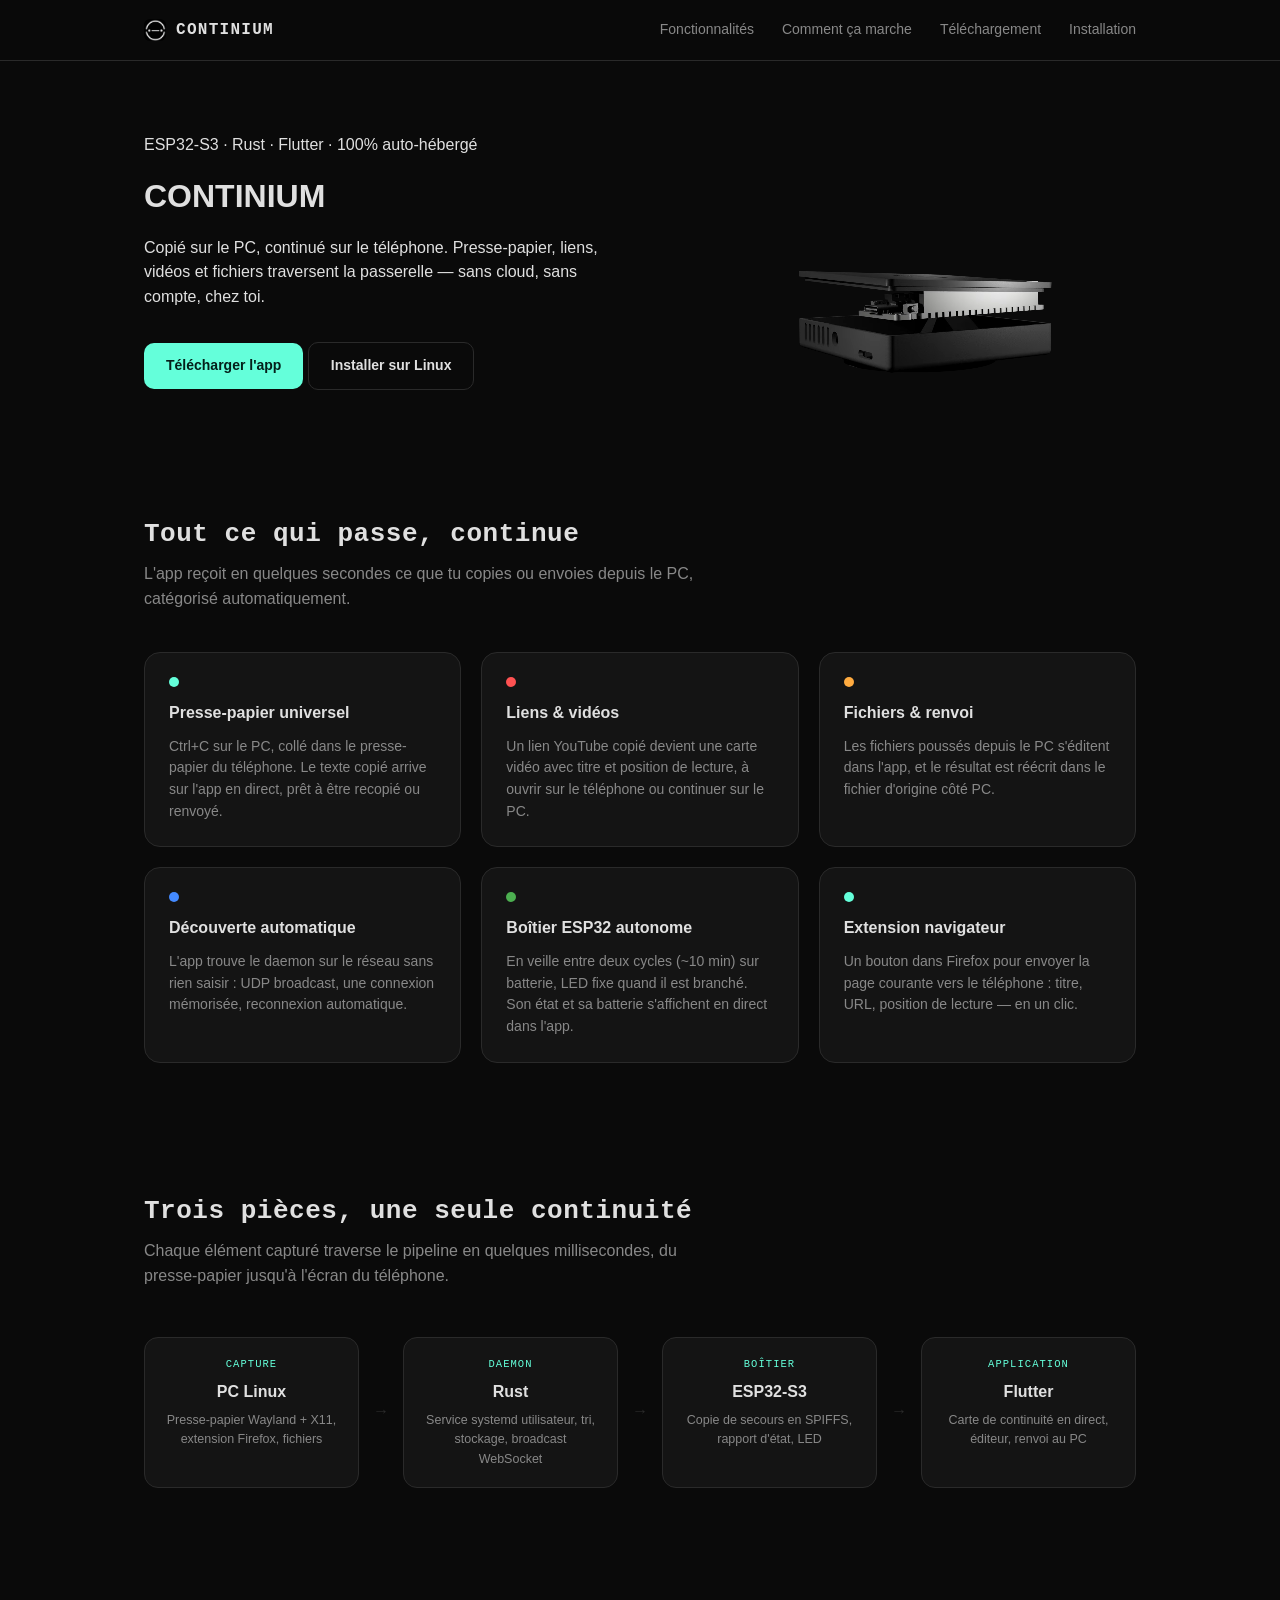
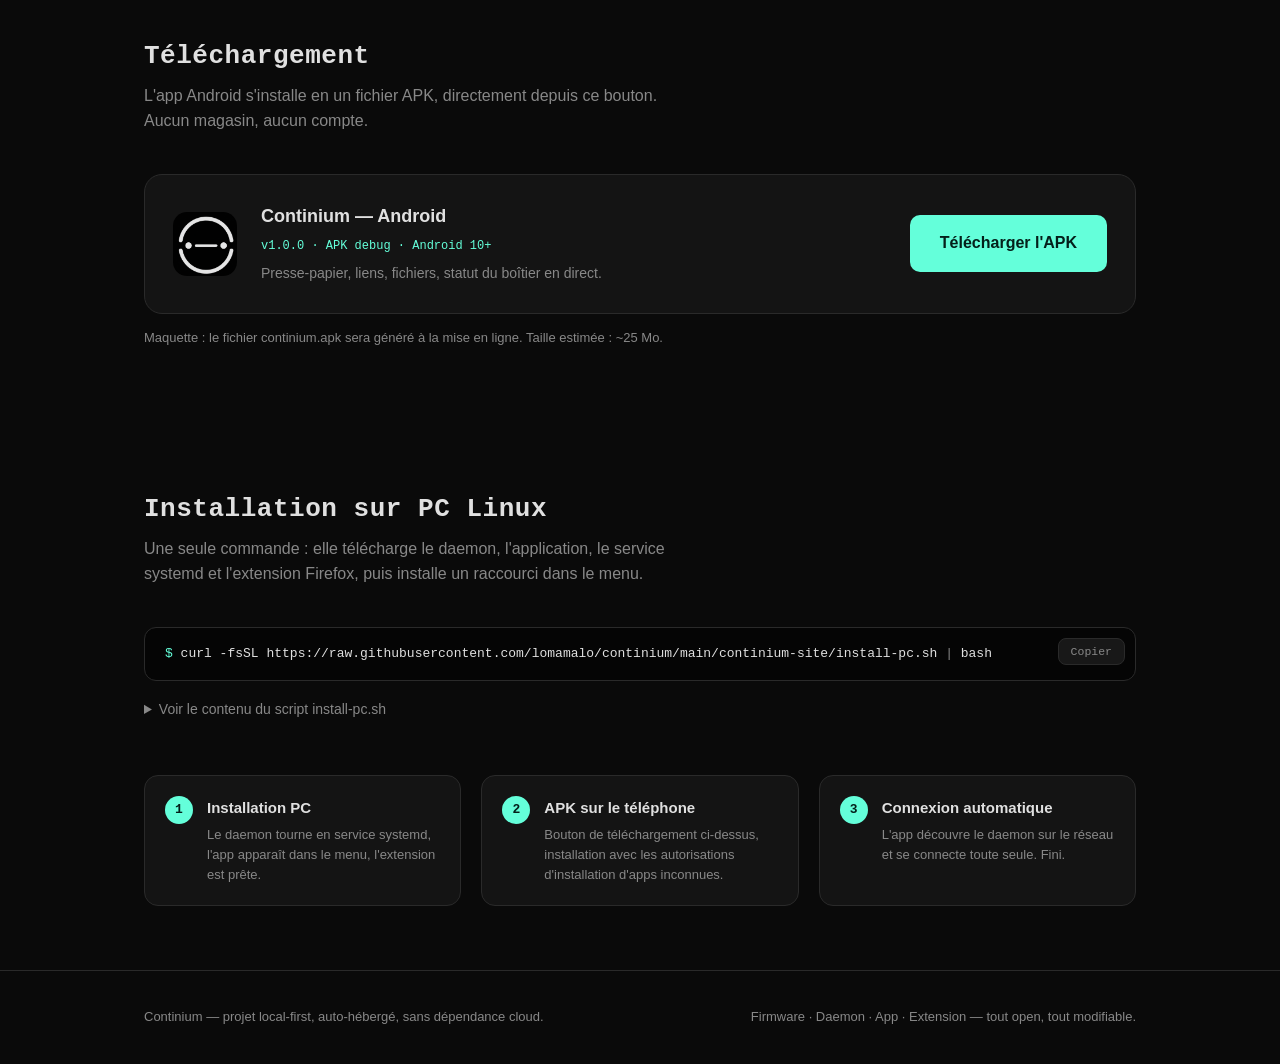
<file: continium-site/index.html>
<!DOCTYPE html>
<html lang="fr">
<head>
<meta charset="UTF-8">
<meta name="viewport" content="width=device-width, initial-scale=1.0">
<title>Continium — La continuité PC ⇄ téléphone</title>
<link rel="stylesheet" href="style.css">
</head>
<body>

<nav>
  <div class="wrap">
    <div class="brand">
      <img src="assets/continium.png" alt="Continium" class="logo">
      CONTINIUM
    </div>
    <div class="links" id="navLinks">
      <a href="#fonctionnalites">Fonctionnalités</a>
      <a href="#comment-ca-marche">Comment ça marche</a>
      <a href="#telechargement">Téléchargement</a>
      <a href="#installation">Installation</a>
    </div>
    <button class="nav-toggle" id="navToggle" aria-label="Menu" aria-expanded="false">
      <span></span><span></span><span></span>
    </button>
  </div>
</nav>

<header class="hero">
  <div class="wrap hero-grid">
    <div class="hero-text">
      <div class="eyebrow">ESP32-S3 · Rust · Flutter · 100% auto-hébergé</div>
      <h1 class="title">CONTINIUM</h1>
      <p class="tagline">
        Copié sur le PC, continué sur le téléphone. Presse-papier, liens,
        vidéos et fichiers traversent la passerelle — sans cloud, sans
        compte, chez toi.
      </p>
      <div class="cta-row">
        <a class="btn btn-primary" href="#telechargement">Télécharger l'app</a>
        <a class="btn btn-secondary" href="#installation">Installer sur Linux</a>
      </div>
    </div>
    <div class="hero-media">
      <video autoplay muted loop playsinline preload="metadata">
        <source src="assets/continium-hero.webm" type="video/webm">
        <p>Ta navigation ne supporte pas la vidéo — <a href="assets/continium-hero.webm" download>télécharge la démo</a>.</p>
      </video>
    </div>
  </div>
</header>

<section id="fonctionnalites">
  <div class="wrap">
    <h2>Tout ce qui passe, continue</h2>
    <p class="section-sub">
      L'app reçoit en quelques secondes ce que tu copies ou envoies depuis
      le PC, catégorisé automatiquement.
    </p>
    <div class="grid3">
      <div class="card">
        <div class="dot" style="background:var(--accent)"></div>
        <h3>Presse-papier universel</h3>
        <p>Ctrl+C sur le PC, collé dans le presse-papier du téléphone. Le texte copié arrive sur l'app en direct, prêt à être recopié ou renvoyé.</p>
      </div>
      <div class="card">
        <div class="dot" style="background:#FF5252"></div>
        <h3>Liens &amp; vidéos</h3>
        <p>Un lien YouTube copié devient une carte vidéo avec titre et position de lecture, à ouvrir sur le téléphone ou continuer sur le PC.</p>
      </div>
      <div class="card">
        <div class="dot" style="background:var(--amber)"></div>
        <h3>Fichiers &amp; renvoi</h3>
        <p>Les fichiers poussés depuis le PC s'éditent dans l'app, et le résultat est réécrit dans le fichier d'origine côté PC.</p>
      </div>
      <div class="card">
        <div class="dot" style="background:var(--blue)"></div>
        <h3>Découverte automatique</h3>
        <p>L'app trouve le daemon sur le réseau sans rien saisir : UDP broadcast, une connexion mémorisée, reconnexion automatique.</p>
      </div>
      <div class="card">
        <div class="dot" style="background:var(--green)"></div>
        <h3>Boîtier ESP32 autonome</h3>
        <p>En veille entre deux cycles (~10 min) sur batterie, LED fixe quand il est branché. Son état et sa batterie s'affichent en direct dans l'app.</p>
      </div>
      <div class="card">
        <div class="dot" style="background:var(--accent)"></div>
        <h3>Extension navigateur</h3>
        <p>Un bouton dans Firefox pour envoyer la page courante vers le téléphone : titre, URL, position de lecture — en un clic.</p>
      </div>
    </div>
  </div>
</section>

<section id="comment-ca-marche">
  <div class="wrap">
    <h2>Trois pièces, une seule continuité</h2>
    <p class="section-sub">
      Chaque élément capturé traverse le pipeline en quelques millisecondes,
      du presse-papier jusqu'à l'écran du téléphone.
    </p>
    <div class="pipeline">
      <div class="pipe-node">
        <div class="tag">Capture</div>
        <div class="name">PC Linux</div>
        <div class="desc">Presse-papier Wayland + X11, extension Firefox, fichiers</div>
      </div>
      <div class="pipe-arrow">&#8594;</div>
      <div class="pipe-node">
        <div class="tag">Daemon</div>
        <div class="name">Rust</div>
        <div class="desc">Service systemd utilisateur, tri, stockage, broadcast WebSocket</div>
      </div>
      <div class="pipe-arrow">&#8594;</div>
      <div class="pipe-node">
        <div class="tag">Boîtier</div>
        <div class="name">ESP32-S3</div>
        <div class="desc">Copie de secours en SPIFFS, rapport d'état, LED</div>
      </div>
      <div class="pipe-arrow">&#8594;</div>
      <div class="pipe-node">
        <div class="tag">Application</div>
        <div class="name">Flutter</div>
        <div class="desc">Carte de continuité en direct, éditeur, renvoi au PC</div>
      </div>
    </div>
  </div>
</section>

<section id="telechargement">
  <div class="wrap">
    <h2>Téléchargement</h2>
    <p class="section-sub">
      L'app Android s'installe en un fichier APK, directement depuis ce
      bouton. Aucun magasin, aucun compte.
    </p>
    <div class="dl-card">
      <img src="assets/continium.png" alt="Continium" class="dl-logo">
      <div class="dl-info">
        <h3>Continium — Android</h3>
        <p class="dl-meta">v1.0.0 · APK debug · Android 10+</p>
        <p class="dl-desc">Presse-papier, liens, fichiers, statut du boîtier en direct.</p>
      </div>
      <a class="btn btn-primary btn-lg" href="https://github.com/lomamalo/continium/releases/latest/download/continium.apk" id="apkBtn">
        Télécharger l'APK
      </a>
    </div>
    <p class="dl-note">
      Maquette : le fichier <span class="muted">continium.apk</span> sera
      généré à la mise en ligne. Taille estimée : ~25 Mo.
    </p>
  </div>
</section>

<section id="installation">
  <div class="wrap">
    <h2>Installation sur PC Linux</h2>
    <p class="section-sub">
      Une seule commande : elle télécharge le daemon, l'application, le
      service systemd et l'extension Firefox, puis installe un raccourci
      dans le menu.
    </p>

    <div class="code-block">
      <span class="prompt">$</span> curl -fsSL https://raw.githubusercontent.com/lomamalo/continium/main/continium-site/install-pc.sh <span class="muted">|</span> bash
      <button class="copy-btn" id="copyOneLiner" title="Copier">Copier</button>
    </div>

    <details class="script-details">
      <summary>Voir le contenu du script <span class="muted">install-pc.sh</span></summary>
      <pre class="code-block pre"><span class="muted">#!/usr/bin/env bash</span>
<span class="muted"># Continium — installateur PC : daemon + app + extension + service</span>
set -euo pipefail
BASE="https://github.com/lomamalo/continium/releases/latest/download"
BIN_DIR="$HOME/.local/bin"
APP_DIR="$HOME/.local/share/continium"
SERVICE_DIR="$HOME/.config/systemd/user"
EXT_DIR="$HOME/.local/share/passerelle-extension"

<span class="muted"># 1. Daemon Rust (service systemd utilisateur)</span>
curl -fsSL "$BASE/passerelle-daemon" -o "$BIN_DIR/passerelle-daemon"
chmod +x "$BIN_DIR/passerelle-daemon"
<span class="muted"># ... service systemd genere puis active :
# systemctl --user enable --now passerelle-daemon</span>

<span class="muted"># 2. App Linux (AppImage, si presente dans la release)</span>
curl -fsSL "$BASE/continium.AppImage" -o "$APP_DIR/continium.AppImage" \
  || echo "(aucune AppImage, on continue sans)"

<span class="muted"># 3. Extension Firefox (installation manuelle en un clic)</span>
curl -fsSL "$BASE/passerelle.xpi" -o "$EXT_DIR/passerelle.xpi"

<span class="muted"># 4. Entree de menu + demarrage automatique</span>
<span class="muted">#    (generes dans le script complet, voir le fichier installe :</span>
<span class="muted">#     cat "$HOME/.local/share/continium/../..." — le script complet est</span>
<span class="muted">#     sur GitHub : lomamalo/continium -> continium-site/install-pc.sh)</span>
loginctl enable-linger "$USER" 2&gt;/dev/null <span class="muted">|| true</span>

echo "==&gt; Continium installé. Lance :  continium"</pre>
    </details>

    <div class="steps">
      <div class="step">
        <div class="step-num">1</div>
        <div>
          <h4>Installation PC</h4>
          <p>Le daemon tourne en service systemd, l'app apparaît dans le menu, l'extension est prête.</p>
        </div>
      </div>
      <div class="step">
        <div class="step-num">2</div>
        <div>
          <h4>APK sur le téléphone</h4>
          <p>Bouton de téléchargement ci-dessus, installation avec les autorisations d'installation d'apps inconnues.</p>
        </div>
      </div>
      <div class="step">
        <div class="step-num">3</div>
        <div>
          <h4>Connexion automatique</h4>
          <p>L'app découvre le daemon sur le réseau et se connecte toute seule. Fini.</p>
        </div>
      </div>
    </div>
  </div>
</section>

<footer>
  <div class="wrap">
    <span>Continium — projet local-first, auto-hébergé, sans dépendance cloud.</span>
    <span>Firmware · Daemon · App · Extension — tout open, tout modifiable.</span>
  </div>
</footer>

<script src="app.js"></script>
</body>
</html>
</file>
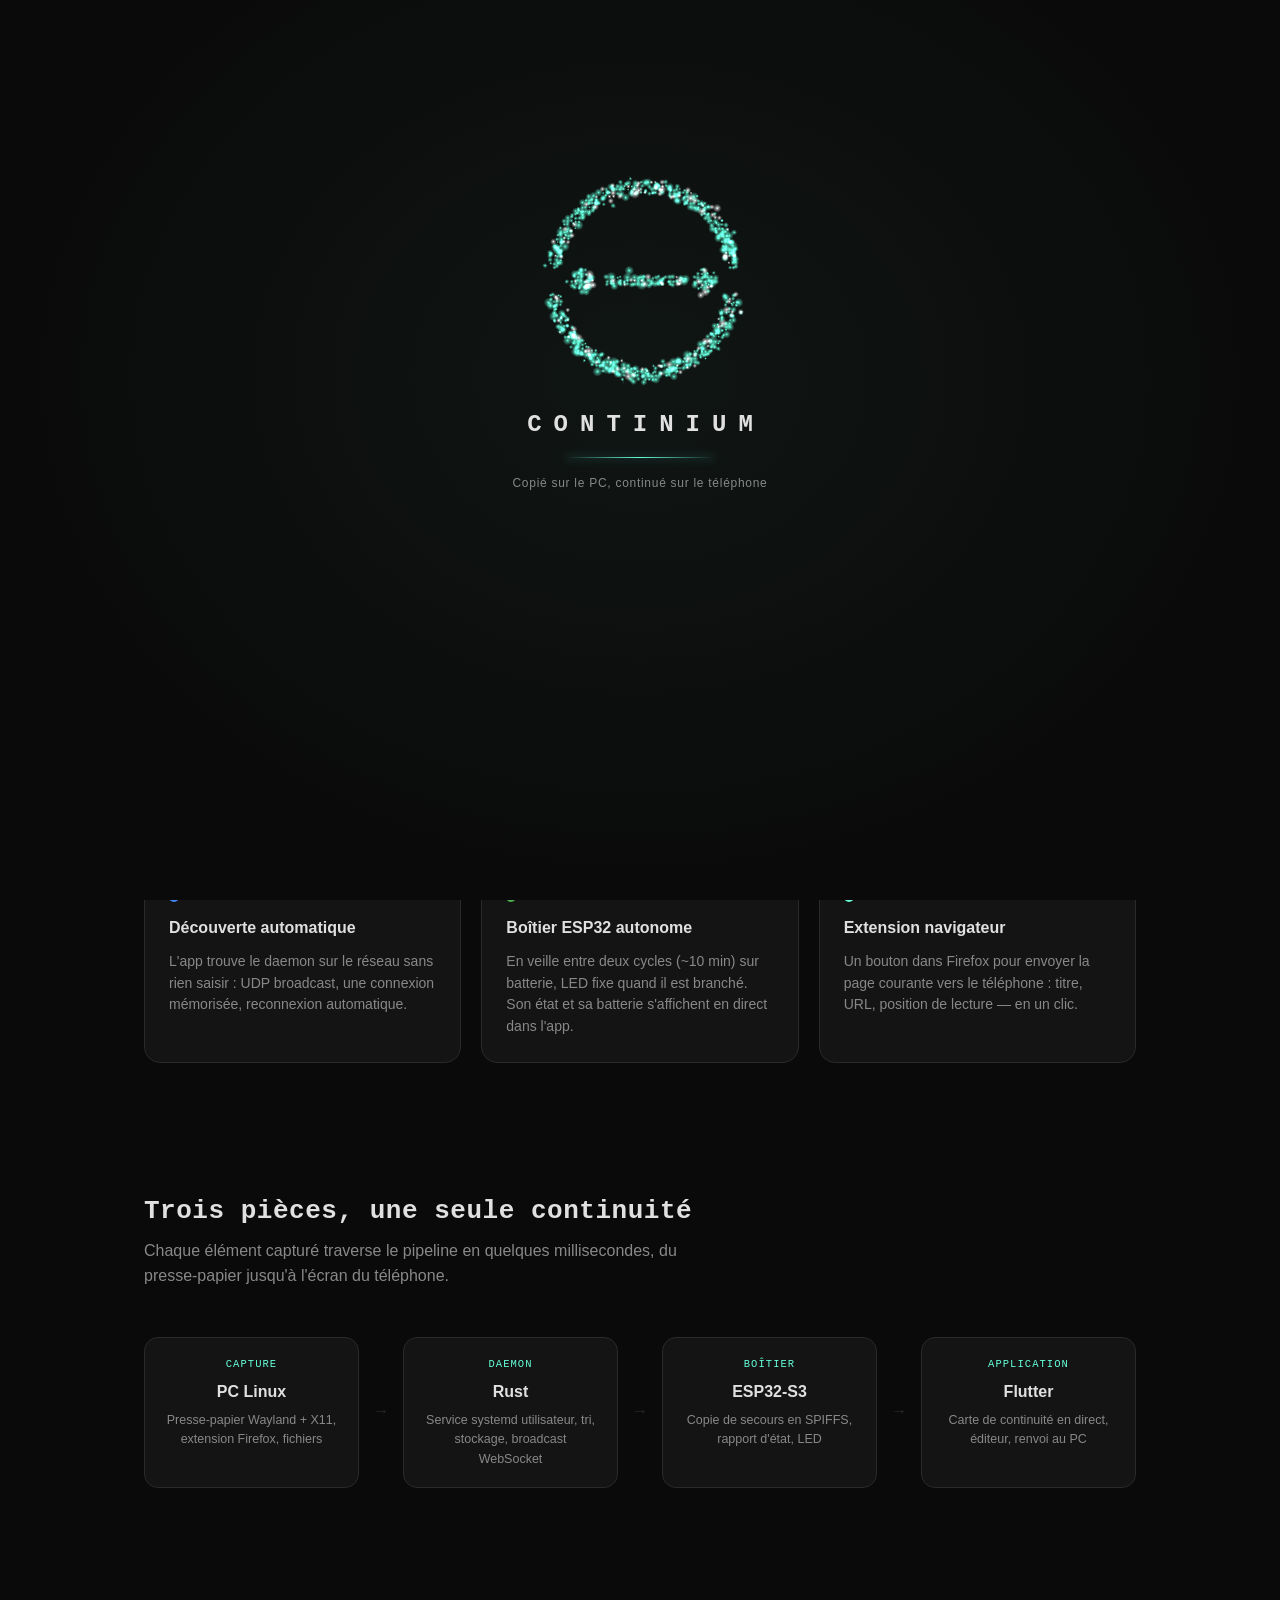
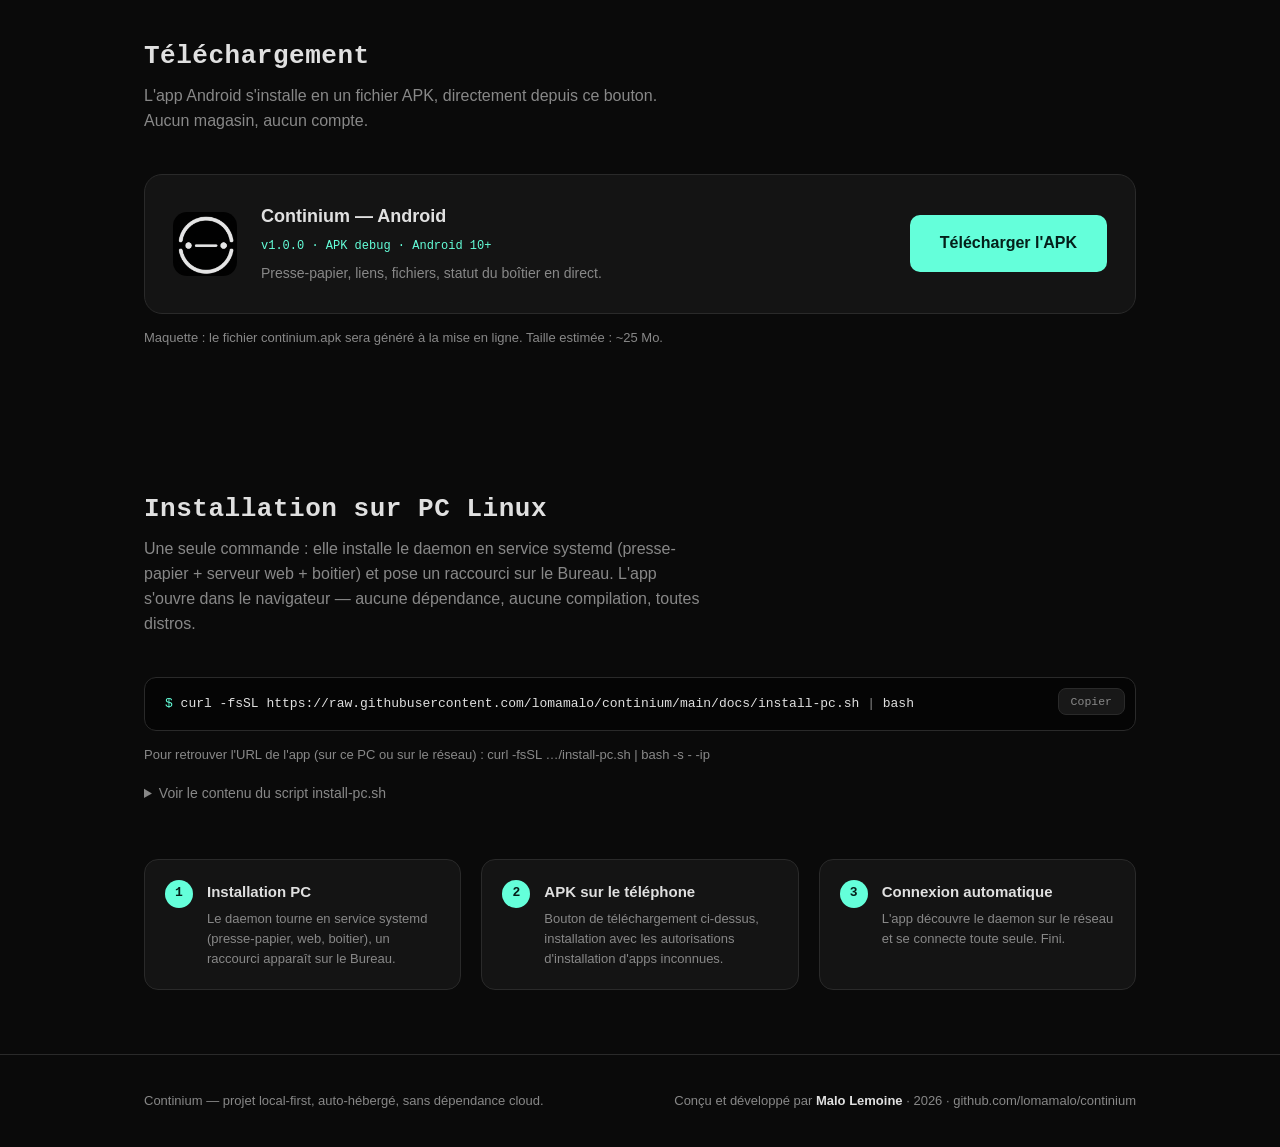
<file: docs/index.html>
<!DOCTYPE html>
<html lang="fr">
<head>
<meta charset="UTF-8">
<meta name="viewport" content="width=device-width, initial-scale=1.0">
<title>Continium — La continuité PC ⇄ téléphone</title>
<link rel="stylesheet" href="style.css">
</head>
<body>

<!-- Chargement : des particules convergent, dessinent le logo, puis explosent -->
<div id="loader" class="loader" aria-hidden="true">
  <canvas id="loaderCanvas"></canvas>
  <div class="loader-text">
    <div class="loader-word">CONTINIUM</div>
    <div class="loader-rule"></div>
    <div class="loader-sub">Copié sur le PC, continué sur le téléphone</div>
  </div>
</div>

<nav>
  <div class="wrap">
    <div class="brand">
      <img src="assets/continium.png" alt="Continium" class="logo">
      CONTINIUM
    </div>
    <div class="links" id="navLinks">
      <a href="#fonctionnalites">Fonctionnalités</a>
      <a href="#comment-ca-marche">Comment ça marche</a>
      <a href="#telechargement">Téléchargement</a>
      <a href="#installation">Installation</a>
      <a class="gh-link" href="https://github.com/lomamalo/continium" target="_blank" rel="noopener">
        <svg viewBox="0 0 16 16" width="15" height="15" aria-hidden="true"><path fill="currentColor" d="M8 0C3.58 0 0 3.58 0 8c0 3.54 2.29 6.53 5.47 7.59.4.07.55-.17.55-.38 0-.19-.01-.82-.01-1.49-2.01.37-2.53-.49-2.69-.94-.09-.23-.48-.94-.82-1.13-.28-.15-.68-.52-.01-.53.63-.01 1.08.58 1.23.82.72 1.21 1.87.87 2.33.66.07-.52.28-.87.51-1.07-1.78-.2-3.64-.89-3.64-3.95 0-.87.31-1.59.82-2.15-.08-.2-.36-1.02.08-2.12 0 0 .67-.21 2.2.82.64-.18 1.32-.27 2-.27s1.36.09 2 .27c1.53-1.04 2.2-.82 2.2-.82.44 1.1.16 1.92.08 2.12.51.56.82 1.27.82 2.15 0 3.07-1.87 3.75-3.65 3.95.29.25.54.73.54 1.48 0 1.07-.01 1.93-.01 2.2 0 .21.15.46.55.38A8.01 8.01 0 0 0 16 8c0-4.42-3.58-8-8-8z"/></svg>
        GitHub
      </a>
    </div>
    <button class="nav-toggle" id="navToggle" aria-label="Menu" aria-expanded="false">
      <span></span><span></span><span></span>
    </button>
  </div>
</nav>

<header class="hero">
  <div class="wrap hero-grid">
    <div class="hero-text">
      <div class="eyebrow">ESP32-S3 · Rust · Flutter · 100% auto-hébergé</div>
      <h1 class="title">CONTINIUM</h1>
      <p class="tagline">
        Copié sur le PC, continué sur le téléphone. Presse-papier, liens,
        vidéos et fichiers traversent la passerelle — sans cloud, sans
        compte, chez toi.
      </p>
      <div class="cta-row">
        <a class="btn btn-primary" href="#telechargement">Télécharger l'app</a>
        <a class="btn btn-secondary" href="#installation">Installer sur Linux</a>
      </div>
    </div>
    <div class="hero-media">
      <video autoplay muted loop playsinline preload="metadata">
        <source src="assets/continium-hero.webm" type="video/webm">
        <p>Ta navigation ne supporte pas la vidéo — <a href="assets/continium-hero.webm" download>télécharge la démo</a>.</p>
      </video>
    </div>
  </div>
</header>

<section id="fonctionnalites">
  <div class="wrap">
    <h2>Tout ce qui passe, continue</h2>
    <p class="section-sub">
      L'app reçoit en quelques secondes ce que tu copies ou envoies depuis
      le PC, catégorisé automatiquement.
    </p>
    <div class="grid3">
      <div class="card">
        <div class="dot" style="background:var(--accent)"></div>
        <h3>Presse-papier universel</h3>
        <p>Ctrl+C sur le PC, collé dans le presse-papier du téléphone. Le texte copié arrive sur l'app en direct, prêt à être recopié ou renvoyé.</p>
      </div>
      <div class="card">
        <div class="dot" style="background:#FF5252"></div>
        <h3>Liens &amp; vidéos</h3>
        <p>Un lien YouTube copié devient une carte vidéo avec titre et position de lecture, à ouvrir sur le téléphone ou continuer sur le PC.</p>
      </div>
      <div class="card">
        <div class="dot" style="background:var(--amber)"></div>
        <h3>Fichiers &amp; renvoi</h3>
        <p>Les fichiers poussés depuis le PC s'éditent dans l'app, et le résultat est réécrit dans le fichier d'origine côté PC.</p>
      </div>
      <div class="card">
        <div class="dot" style="background:var(--blue)"></div>
        <h3>Découverte automatique</h3>
        <p>L'app trouve le daemon sur le réseau sans rien saisir : UDP broadcast, une connexion mémorisée, reconnexion automatique.</p>
      </div>
      <div class="card">
        <div class="dot" style="background:var(--green)"></div>
        <h3>Boîtier ESP32 autonome</h3>
        <p>En veille entre deux cycles (~10 min) sur batterie, LED fixe quand il est branché. Son état et sa batterie s'affichent en direct dans l'app.</p>
      </div>
      <div class="card">
        <div class="dot" style="background:var(--accent)"></div>
        <h3>Extension navigateur</h3>
        <p>Un bouton dans Firefox pour envoyer la page courante vers le téléphone : titre, URL, position de lecture — en un clic.</p>
      </div>
    </div>
  </div>
</section>

<section id="comment-ca-marche">
  <div class="wrap">
    <h2>Trois pièces, une seule continuité</h2>
    <p class="section-sub">
      Chaque élément capturé traverse le pipeline en quelques millisecondes,
      du presse-papier jusqu'à l'écran du téléphone.
    </p>
    <div class="pipeline">
      <div class="pipe-node">
        <div class="tag">Capture</div>
        <div class="name">PC Linux</div>
        <div class="desc">Presse-papier Wayland + X11, extension Firefox, fichiers</div>
      </div>
      <div class="pipe-arrow">&#8594;</div>
      <div class="pipe-node">
        <div class="tag">Daemon</div>
        <div class="name">Rust</div>
        <div class="desc">Service systemd utilisateur, tri, stockage, broadcast WebSocket</div>
      </div>
      <div class="pipe-arrow">&#8594;</div>
      <div class="pipe-node">
        <div class="tag">Boîtier</div>
        <div class="name">ESP32-S3</div>
        <div class="desc">Copie de secours en SPIFFS, rapport d'état, LED</div>
      </div>
      <div class="pipe-arrow">&#8594;</div>
      <div class="pipe-node">
        <div class="tag">Application</div>
        <div class="name">Flutter</div>
        <div class="desc">Carte de continuité en direct, éditeur, renvoi au PC</div>
      </div>
    </div>
  </div>
</section>

<section id="telechargement">
  <div class="wrap">
    <h2>Téléchargement</h2>
    <p class="section-sub">
      L'app Android s'installe en un fichier APK, directement depuis ce
      bouton. Aucun magasin, aucun compte.
    </p>
    <div class="dl-card">
      <img src="assets/continium.png" alt="Continium" class="dl-logo">
      <div class="dl-info">
        <h3>Continium — Android</h3>
        <p class="dl-meta">v1.0.0 · APK debug · Android 10+</p>
        <p class="dl-desc">Presse-papier, liens, fichiers, statut du boîtier en direct.</p>
      </div>
      <a class="btn btn-primary btn-lg" href="https://github.com/lomamalo/continium/releases/latest/download/continium.apk" id="apkBtn">
        Télécharger l'APK
      </a>
    </div>
    <p class="dl-note">
      Maquette : le fichier <span class="muted">continium.apk</span> sera
      généré à la mise en ligne. Taille estimée : ~25 Mo.
    </p>
  </div>
</section>

<section id="installation">
  <div class="wrap">
    <h2>Installation sur PC Linux</h2>
    <p class="section-sub">
      Une seule commande : elle installe le daemon en service systemd
      (presse-papier + serveur web + boitier) et pose un raccourci sur le
      Bureau. L'app s'ouvre dans le navigateur — aucune dépendance, aucune
      compilation, toutes distros.
    </p>

    <div class="code-block">
      <span class="prompt">$</span> curl -fsSL https://raw.githubusercontent.com/lomamalo/continium/main/docs/install-pc.sh <span class="muted">|</span> bash
      <button class="copy-btn" id="copyOneLiner" title="Copier">Copier</button>
    </div>

    <p class="dl-note">
      Pour retrouver l'URL de l'app (sur ce PC ou sur le réseau) :
      <span class="muted">curl -fsSL …/install-pc.sh | bash -s - -ip</span>
    </p>

    <details class="script-details">
      <summary>Voir le contenu du script <span class="muted">install-pc.sh</span></summary>
      <pre class="code-block pre"><span class="muted">#!/usr/bin/env bash</span>
<span class="muted"># Continium — installateur PC : daemon + service + raccourci + extension</span>
set -euo pipefail
BASE="https://github.com/lomamalo/continium/releases/latest/download"
BIN_DIR="$HOME/.local/bin"
APP_DIR="$HOME/.local/share/continium"
SERVICE_DIR="$HOME/.config/systemd/user"
URL_LOCAL="http://127.0.0.1:8081"

<span class="muted"># 1. Daemon Rust (service systemd utilisateur)</span>
curl -fsSL "$BASE/passerelle-daemon" -o "$BIN_DIR/passerelle-daemon"
chmod +x "$BIN_DIR/passerelle-daemon"
<span class="muted"># ... service systemd genere puis active :
# systemctl --user enable --now passerelle-daemon</span>

<span class="muted"># 2. Raccourci sur le Bureau vers l'app web (navigateur)</span>
cat &gt; "$(xdg-user-dir DESKTOP)/continium.desktop" &lt;&lt;EOF
[Desktop Entry]
Type=Application
Name=Continium
Exec=xdg-open $URL_LOCAL
Icon=$APP_DIR/continium.png
Terminal=false
EOF

<span class="muted"># 3. Extension Firefox (installation manuelle en un clic)</span>
curl -fsSL "$BASE/passerelle.xpi" -o "$EXT_DIR/passerelle.xpi"

<span class="muted"># Option -ip : affiche l'URL sans reinstaller :
# curl -fsSL …/install-pc.sh | bash -s - -ip</span>
loginctl enable-linger "$USER" 2&gt;/dev/null <span class="muted">|| true</span>

echo "==&gt; Continium installé. Ouvre : http://127.0.0.1:8081"</pre>
    </details>

    <div class="steps">
      <div class="step">
        <div class="step-num">1</div>
        <div>
          <h4>Installation PC</h4>
          <p>Le daemon tourne en service systemd (presse-papier, web, boitier), un raccourci apparaît sur le Bureau.</p>
        </div>
      </div>
      <div class="step">
        <div class="step-num">2</div>
        <div>
          <h4>APK sur le téléphone</h4>
          <p>Bouton de téléchargement ci-dessus, installation avec les autorisations d'installation d'apps inconnues.</p>
        </div>
      </div>
      <div class="step">
        <div class="step-num">3</div>
        <div>
          <h4>Connexion automatique</h4>
          <p>L'app découvre le daemon sur le réseau et se connecte toute seule. Fini.</p>
        </div>
      </div>
    </div>
  </div>
</section>

<footer>
  <div class="wrap">
    <span>Continium — projet local-first, auto-hébergé, sans dépendance cloud.</span>
    <span>Conçu et développé par <strong>Malo Lemoine</strong> · 2026 · <a href="https://github.com/lomamalo/continium" target="_blank" rel="noopener">github.com/lomamalo/continium</a></span>
  </div>
</footer>

  <script src="loader.js"></script>
  <script src="ambient.js"></script>
  <script src="app.js"></script>
</body>
</html>
</file>
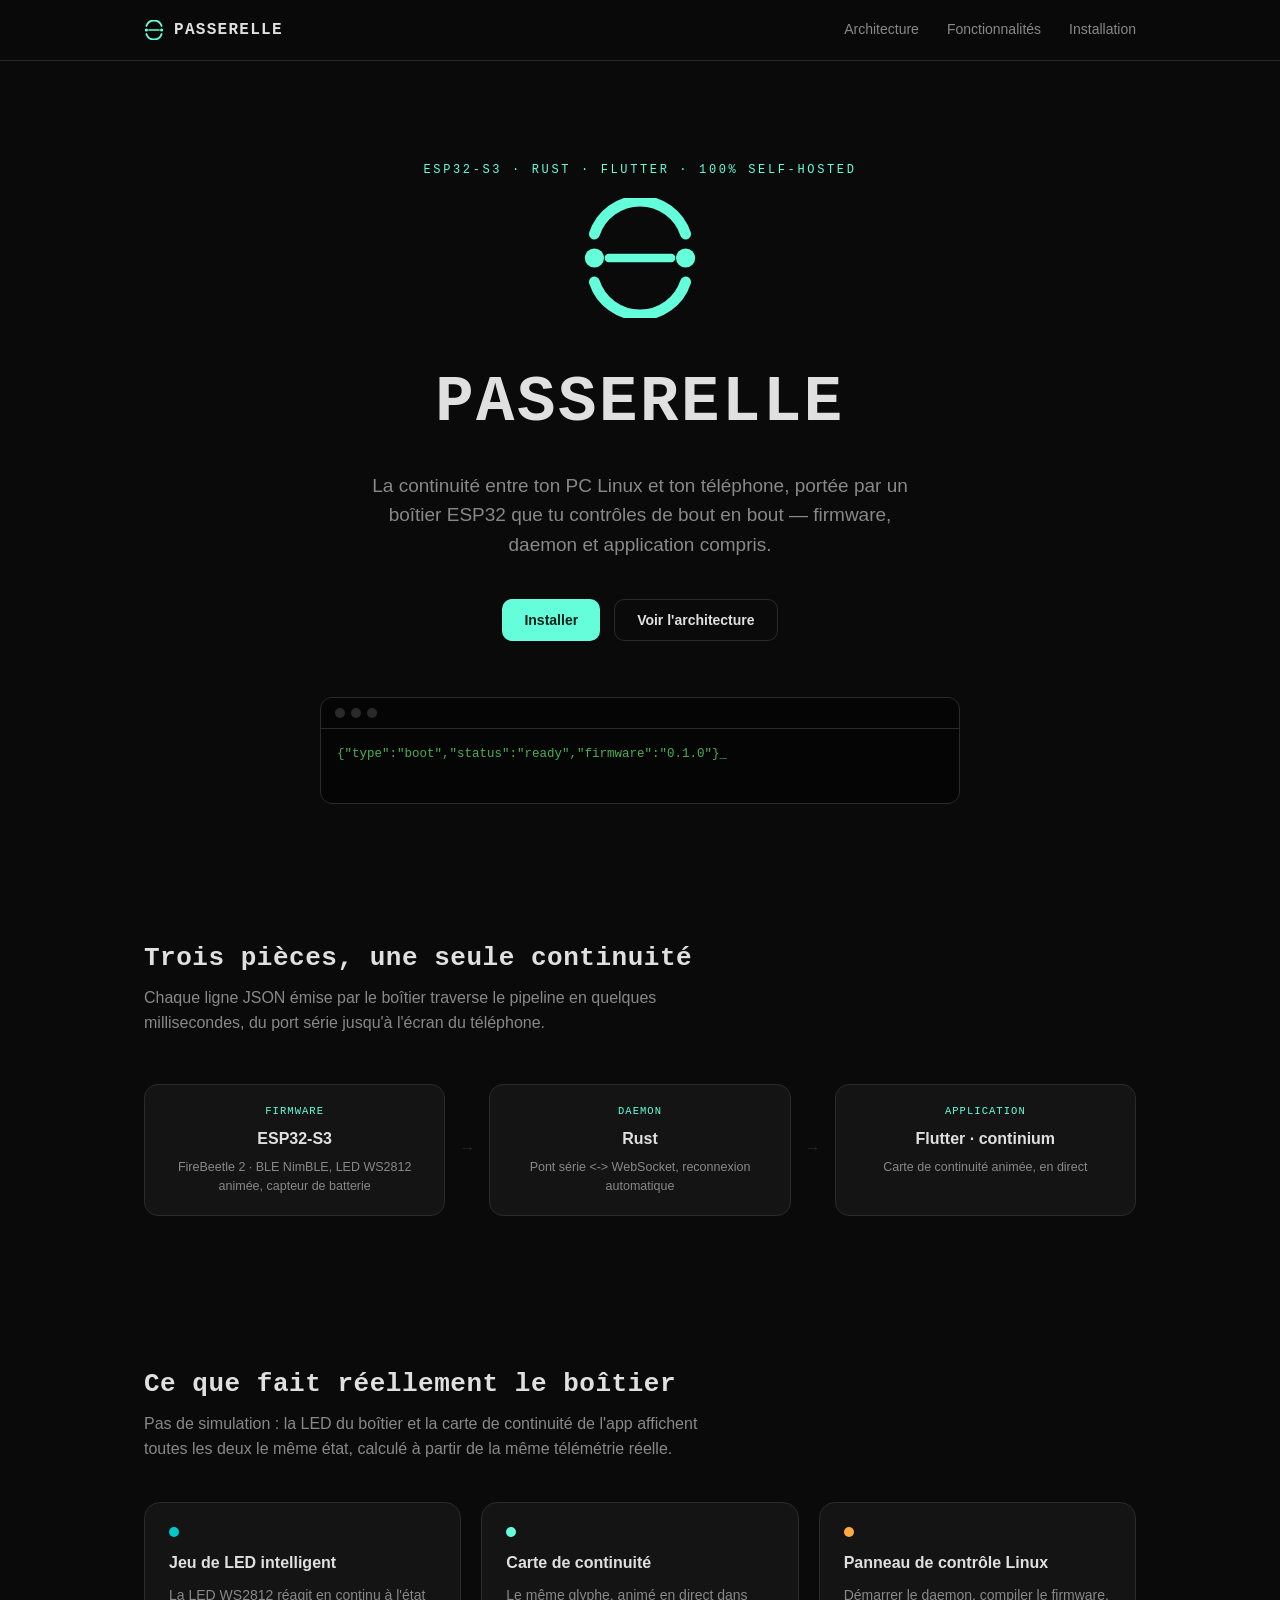
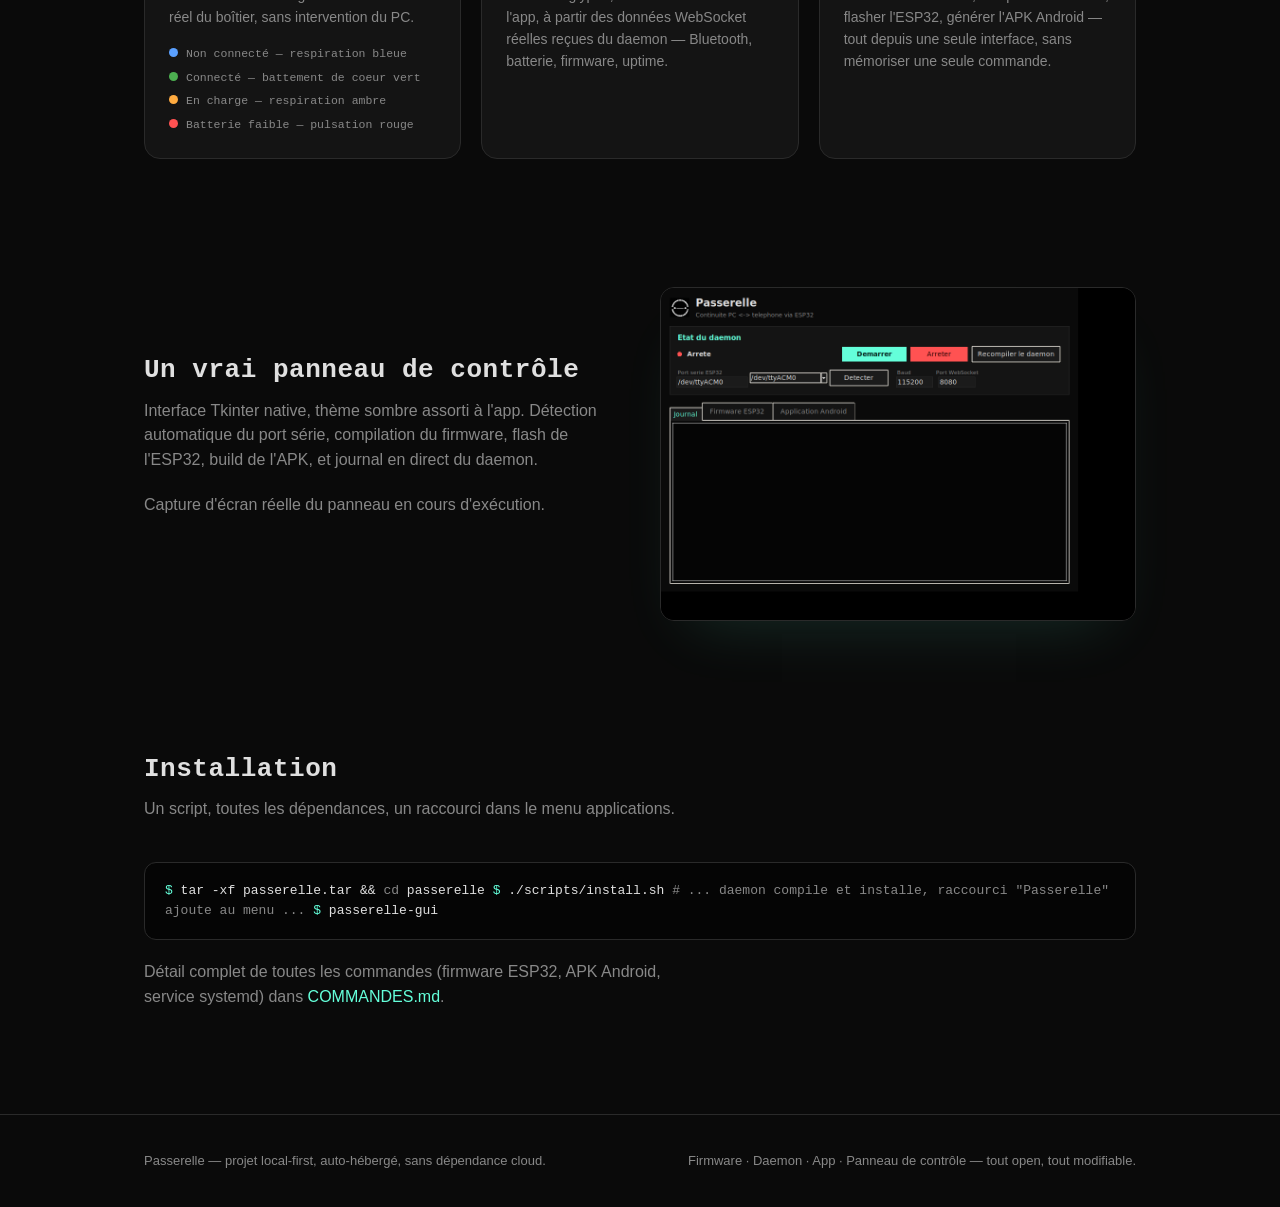
<file: marketing/index.html>
<!DOCTYPE html>
<html lang="fr">
<head>
<meta charset="UTF-8">
<meta name="viewport" content="width=device-width, initial-scale=1.0">
<title>Passerelle — Continuité PC ⇄ téléphone</title>
<style>
  :root{
    --bg:#0A0A0A;
    --card:#141414;
    --card-alt:#181818;
    --divider:#2A2A2A;
    --accent:#64FFDA;
    --accent-dim:#3a9484;
    --text:#E0E0E0;
    --text-dim:#888888;
    --green:#4CAF50;
    --amber:#FFAB40;
    --cyan:#00C8C8;
    --red:#FF5252;
    --mono: ui-monospace, "JetBrains Mono", "SF Mono", Menlo, Consolas, monospace;
    --sans: -apple-system, BlinkMacSystemFont, "Inter", "Segoe UI", Roboto, sans-serif;
  }
  *{box-sizing:border-box;}
  html{scroll-behavior:smooth;}
  body{
    margin:0; background:var(--bg); color:var(--text); font-family:var(--sans);
    line-height:1.55; -webkit-font-smoothing:antialiased;
  }
  a{color:var(--accent); text-decoration:none;}
  a:hover{text-decoration:underline;}
  .wrap{max-width:1040px; margin:0 auto; padding:0 24px;}

  /* ---- nav ---- */
  nav{
    position:sticky; top:0; z-index:20; backdrop-filter:blur(10px);
    background:rgba(10,10,10,0.85); border-bottom:1px solid var(--divider);
  }
  nav .wrap{display:flex; align-items:center; justify-content:space-between; height:60px;}
  .brand{display:flex; align-items:center; gap:10px; font-family:var(--mono); letter-spacing:0.08em; font-weight:600;}
  .brand svg{display:block;}
  nav .links{display:flex; gap:28px; font-size:14px; color:var(--text-dim);}
  nav .links a{color:var(--text-dim);}
  nav .links a:hover{color:var(--text); text-decoration:none;}

  /* ---- hero ---- */
  header.hero{padding:100px 0 70px; text-align:center; position:relative; overflow:hidden;}
  .glyph-wrap{display:flex; justify-content:center; margin-bottom:36px;}
  .eyebrow{
    font-family:var(--mono); font-size:12px; letter-spacing:0.22em; text-transform:uppercase;
    color:var(--accent); margin-bottom:18px;
  }
  h1.title{
    font-family:var(--mono); font-size:clamp(36px,6vw,64px); letter-spacing:0.04em;
    margin:0 0 18px; font-weight:700; color:var(--text);
  }
  .tagline{
    font-size:19px; color:var(--text-dim); max-width:560px; margin:0 auto 40px;
  }
  .cta-row{display:flex; gap:14px; justify-content:center; flex-wrap:wrap; margin-bottom:56px;}
  .btn{
    font-family:var(--sans); font-weight:600; font-size:14px; padding:12px 22px;
    border-radius:10px; border:1px solid var(--divider); cursor:pointer;
  }
  .btn-primary{background:var(--accent); color:#04201A; border:none;}
  .btn-secondary{background:transparent; color:var(--text); }

  /* terminal ticker */
  .terminal{
    max-width:640px; margin:0 auto; text-align:left; background:#050505;
    border:1px solid var(--divider); border-radius:12px; overflow:hidden;
  }
  .terminal-head{
    display:flex; gap:6px; padding:10px 14px; border-bottom:1px solid var(--divider);
  }
  .terminal-head span{width:10px; height:10px; border-radius:50%; background:var(--divider);}
  .terminal-body{
    font-family:var(--mono); font-size:12.5px; padding:16px; color:var(--green);
    min-height:74px; white-space:pre-wrap; word-break:break-all;
  }
  .terminal-body .caret{opacity:1; animation:blink 1s step-end infinite;}
  @keyframes blink{50%{opacity:0;}}

  /* ---- sections ---- */
  section{padding:64px 0;}
  section h2{
    font-family:var(--mono); font-size:26px; letter-spacing:0.02em; margin:0 0 8px;
  }
  .section-sub{color:var(--text-dim); margin:0 0 40px; max-width:560px;}

  .grid3{display:grid; grid-template-columns:repeat(3,1fr); gap:20px;}
  @media (max-width:820px){ .grid3{grid-template-columns:1fr;} }

  .card{
    background:var(--card); border:1px solid var(--divider); border-radius:16px; padding:24px;
  }
  .card .dot{width:10px; height:10px; border-radius:50%; margin-bottom:14px;}
  .card h3{margin:0 0 10px; font-size:16px;}
  .card p{margin:0; color:var(--text-dim); font-size:14px;}
  .card .states{
    margin-top:16px; display:flex; flex-direction:column; gap:6px;
    font-family:var(--mono); font-size:11.5px; color:var(--text-dim);
  }
  .card .states .k{display:inline-block; width:9px; height:9px; border-radius:50%; margin-right:8px;}

  /* architecture diagram */
  .pipeline{
    display:flex; align-items:stretch; gap:0; overflow-x:auto; padding:8px 0 20px;
  }
  .pipe-node{
    flex:1; min-width:190px; background:var(--card); border:1px solid var(--divider);
    border-radius:14px; padding:18px; text-align:center;
  }
  .pipe-node .tag{
    font-family:var(--mono); font-size:10.5px; letter-spacing:0.1em; color:var(--accent);
    text-transform:uppercase; margin-bottom:8px;
  }
  .pipe-node .name{font-weight:600; margin-bottom:6px;}
  .pipe-node .desc{font-size:12.5px; color:var(--text-dim);}
  .pipe-arrow{
    display:flex; align-items:center; justify-content:center; min-width:44px;
    color:var(--divider); font-family:var(--mono);
  }

  /* screenshot */
  .screenshot-frame{
    border-radius:14px; border:1px solid var(--divider); overflow:hidden;
    box-shadow:0 30px 60px -30px rgba(100,255,218,0.15);
  }
  .screenshot-frame img{display:block; width:100%; height:auto;}
  .two-col{display:grid; grid-template-columns:1fr 1fr; gap:40px; align-items:center;}
  @media (max-width:820px){ .two-col{grid-template-columns:1fr;} }

  /* install */
  .code-block{
    background:#050505; border:1px solid var(--divider); border-radius:12px;
    padding:18px 20px; font-family:var(--mono); font-size:13px; color:var(--text);
    overflow-x:auto;
  }
  .code-block .muted{color:var(--text-dim);}
  .code-block .prompt{color:var(--accent);}

  footer{border-top:1px solid var(--divider); padding:36px 0; color:var(--text-dim); font-size:13px;}
  footer .wrap{display:flex; justify-content:space-between; flex-wrap:wrap; gap:12px;}

  ::selection{background:var(--accent); color:#04201A;}
</style>
</head>
<body>

<nav>
  <div class="wrap">
    <div class="brand">
      <svg width="20" height="20" viewBox="0 0 100 100"><g fill="none" stroke="var(--accent)" stroke-width="9" stroke-linecap="round"><path d="M 88 30 A 40 40 0 0 0 12 30"/><path d="M 12 70 A 40 40 0 0 0 88 70"/></g><circle cx="88" cy="50" r="8" fill="var(--accent)"/><circle cx="12" cy="50" r="8" fill="var(--accent)"/><line x1="24" y1="50" x2="76" y2="50" stroke="var(--accent)" stroke-width="7" stroke-linecap="round"/></svg>
      PASSERELLE
    </div>
    <div class="links">
      <a href="#comment-ca-marche">Architecture</a>
      <a href="#fonctionnalites">Fonctionnalités</a>
      <a href="#installation">Installation</a>
    </div>
  </div>
</nav>

<header class="hero">
  <div class="wrap">
    <div class="eyebrow">ESP32-S3 · Rust · Flutter · 100% self-hosted</div>
    <div class="glyph-wrap">
      <svg width="120" height="120" viewBox="0 0 100 100" style="animation:breathe 3.2s ease-in-out infinite;">
        <g fill="none" stroke="var(--accent)" stroke-width="9" stroke-linecap="round">
          <path d="M 88 30 A 40 40 0 0 0 12 30"/>
          <path d="M 12 70 A 40 40 0 0 0 88 70"/>
        </g>
        <circle cx="88" cy="50" r="8" fill="var(--accent)"/>
        <circle cx="12" cy="50" r="8" fill="var(--accent)"/>
        <line x1="24" y1="50" x2="76" y2="50" stroke="var(--accent)" stroke-width="7" stroke-linecap="round"/>
      </svg>
    </div>
    <h1 class="title">PASSERELLE</h1>
    <p class="tagline">
      La continuité entre ton PC Linux et ton téléphone, portée par un
      boîtier ESP32 que tu contrôles de bout en bout — firmware, daemon et
      application compris.
    </p>
    <div class="cta-row">
      <button class="btn btn-primary" onclick="document.getElementById('installation').scrollIntoView()">Installer</button>
      <button class="btn btn-secondary" onclick="document.getElementById('comment-ca-marche').scrollIntoView()">Voir l'architecture</button>
    </div>

    <div class="terminal">
      <div class="terminal-head"><span></span><span></span><span></span></div>
      <div class="terminal-body" id="ticker"></div>
    </div>
  </div>
</header>

<section id="comment-ca-marche">
  <div class="wrap">
    <h2>Trois pièces, une seule continuité</h2>
    <p class="section-sub">
      Chaque ligne JSON émise par le boîtier traverse le pipeline en
      quelques millisecondes, du port série jusqu'à l'écran du téléphone.
    </p>
    <div class="pipeline">
      <div class="pipe-node">
        <div class="tag">Firmware</div>
        <div class="name">ESP32-S3</div>
        <div class="desc">FireBeetle 2 · BLE NimBLE, LED WS2812 animée, capteur de batterie</div>
      </div>
      <div class="pipe-arrow">&#8594;</div>
      <div class="pipe-node">
        <div class="tag">Daemon</div>
        <div class="name">Rust</div>
        <div class="desc">Pont série &lt;-&gt; WebSocket, reconnexion automatique</div>
      </div>
      <div class="pipe-arrow">&#8594;</div>
      <div class="pipe-node">
        <div class="tag">Application</div>
        <div class="name">Flutter · continium</div>
        <div class="desc">Carte de continuité animée, en direct</div>
      </div>
    </div>
  </div>
</section>

<section id="fonctionnalites">
  <div class="wrap">
    <h2>Ce que fait réellement le boîtier</h2>
    <p class="section-sub">
      Pas de simulation : la LED du boîtier et la carte de continuité de
      l'app affichent toutes les deux le même état, calculé à partir de la
      même télémétrie réelle.
    </p>
    <div class="grid3">
      <div class="card">
        <div class="dot" style="background:var(--cyan)"></div>
        <h3>Jeu de LED intelligent</h3>
        <p>La LED WS2812 réagit en continu à l'état réel du boîtier, sans intervention du PC.</p>
        <div class="states">
          <div><span class="k" style="background:#5AA0FF"></span>Non connecté — respiration bleue</div>
          <div><span class="k" style="background:var(--green)"></span>Connecté — battement de coeur vert</div>
          <div><span class="k" style="background:var(--amber)"></span>En charge — respiration ambre</div>
          <div><span class="k" style="background:var(--red)"></span>Batterie faible — pulsation rouge</div>
        </div>
      </div>
      <div class="card">
        <div class="dot" style="background:var(--accent)"></div>
        <h3>Carte de continuité</h3>
        <p>Le même glyphe, animé en direct dans l'app, à partir des données WebSocket réelles reçues du daemon — Bluetooth, batterie, firmware, uptime.</p>
      </div>
      <div class="card">
        <div class="dot" style="background:var(--amber)"></div>
        <h3>Panneau de contrôle Linux</h3>
        <p>Démarrer le daemon, compiler le firmware, flasher l'ESP32, générer l'APK Android — tout depuis une seule interface, sans mémoriser une seule commande.</p>
      </div>
    </div>
  </div>
</section>

<section id="panneau">
  <div class="wrap two-col">
    <div>
      <h2>Un vrai panneau de contrôle</h2>
      <p class="section-sub" style="margin-bottom:20px;">
        Interface Tkinter native, thème sombre assorti à l'app. Détection
        automatique du port série, compilation du firmware, flash de
        l'ESP32, build de l'APK, et journal en direct du daemon.
      </p>
      <p class="section-sub">Capture d'écran réelle du panneau en cours d'exécution.</p>
    </div>
    <div class="screenshot-frame">
      <img src="assets/gui-screenshot.png" alt="Panneau de controle Passerelle">
    </div>
  </div>
</section>

<section id="installation">
  <div class="wrap">
    <h2>Installation</h2>
    <p class="section-sub">Un script, toutes les dépendances, un raccourci dans le menu applications.</p>
    <div class="code-block"><span class="prompt">$</span> tar -xf passerelle.tar &amp;&amp; <span class="muted">cd</span> passerelle
<span class="prompt">$</span> ./scripts/install.sh
<span class="muted"># ... daemon compile et installe, raccourci "Passerelle" ajoute au menu ...</span>
<span class="prompt">$</span> passerelle-gui</div>
    <p class="section-sub" style="margin-top:20px;">
      Détail complet de toutes les commandes (firmware ESP32, APK Android,
      service systemd) dans <a href="../COMMANDES.md">COMMANDES.md</a>.
    </p>
  </div>
</section>

<footer>
  <div class="wrap">
    <span>Passerelle — projet local-first, auto-hébergé, sans dépendance cloud.</span>
    <span>Firmware · Daemon · App · Panneau de contrôle — tout open, tout modifiable.</span>
  </div>
</footer>

<style>
@keyframes breathe{
  0%,100%{ opacity:0.55; transform:scale(0.94); }
  50%{ opacity:1; transform:scale(1.04); }
}
</style>

<script>
const lines = [
  '{"type":"boot","status":"ready","firmware":"0.1.0"}',
  '{"type":"alive","state":1,"ble_connected":false,"charging":false,"battery_mv":3900}',
  '{"type":"alive","state":3,"ble_connected":true,"charging":false,"battery_mv":3980}',
  '{"type":"alive","state":3,"ble_connected":true,"charging":true,"battery_mv":4160}',
];
const el = document.getElementById('ticker');
let lineIdx = 0, charIdx = 0;

function typeStep(){
  const full = lines[lineIdx];
  charIdx++;
  el.textContent = full.slice(0, charIdx);
  el.innerHTML += '<span class="caret">_</span>';
  if(charIdx < full.length){
    setTimeout(typeStep, 18);
  } else {
    setTimeout(()=>{
      charIdx = 0;
      lineIdx = (lineIdx + 1) % lines.length;
      typeStep();
    }, 1400);
  }
}
typeStep();
</script>

</body>
</html>
</file>
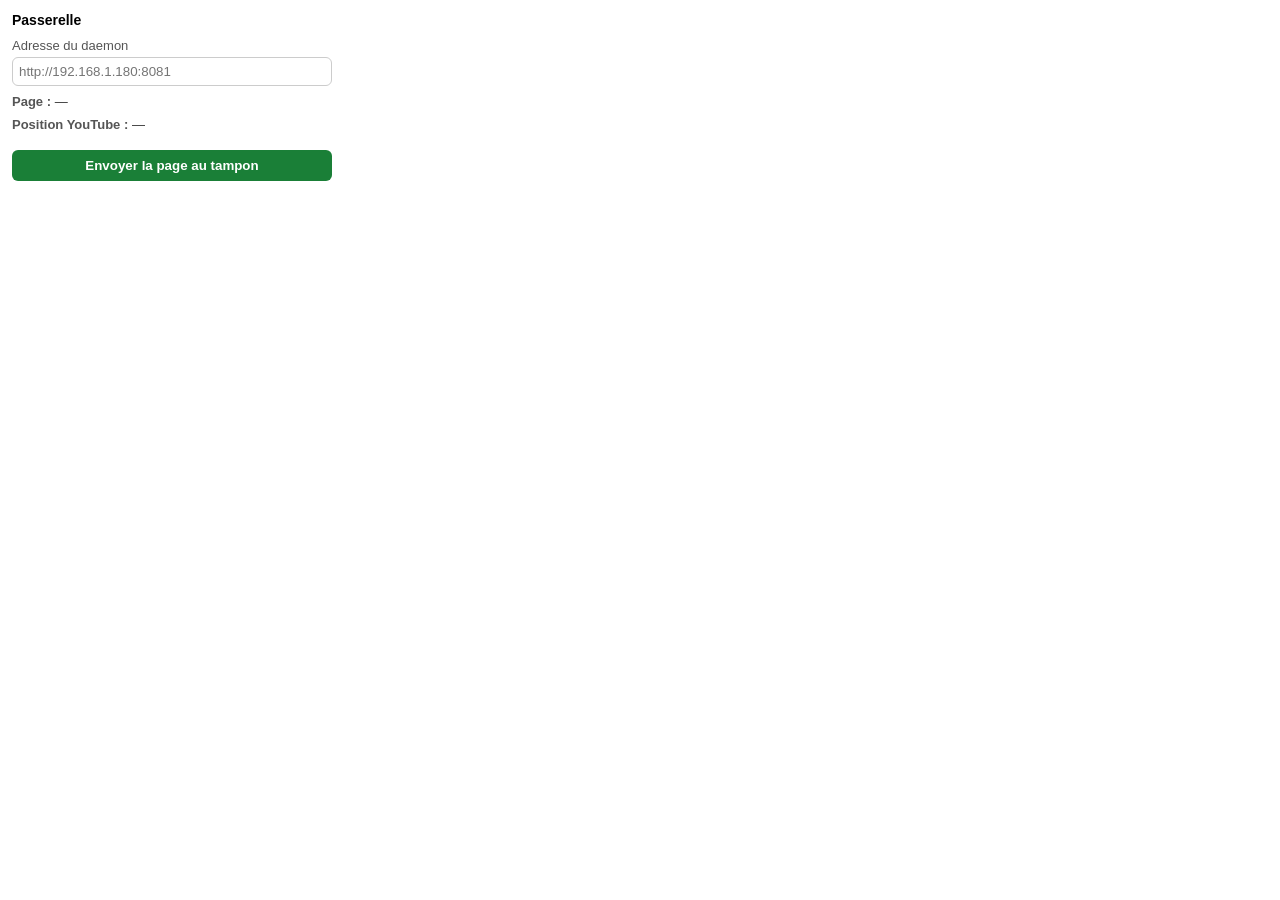
<file: extension-navigateur/popup.html>
<!DOCTYPE html>
<html lang="fr">
<head>
  <meta charset="utf-8">
  <style>
    body { width: 320px; font: 13px sans-serif; margin: 0; padding: 12px; }
    h1 { font-size: 14px; margin: 0 0 10px; }
    label { display: block; margin: 8px 0 4px; color: #555; }
    input { width: 100%; box-sizing: border-box; padding: 6px; border: 1px solid #ccc; border-radius: 6px; }
    .row { margin: 8px 0; color: #333; word-break: break-word; }
    .row b { color: #555; }
    button { margin-top: 10px; width: 100%; padding: 8px; border: none; border-radius: 6px;
             background: #1a7f37; color: #fff; font-weight: 600; cursor: pointer; }
    button:disabled { opacity: .6; cursor: default; }
    #status { margin-top: 8px; font-size: 12px; min-height: 16px; }
    .ok { color: #1a7f37; }
    .err { color: #b3261e; }
  </style>
</head>
<body>
  <h1>Passerelle</h1>
  <label for="daemonUrl">Adresse du daemon</label>
  <input id="daemonUrl" placeholder="http://192.168.1.180:8081">
  <div class="row"><b>Page :</b> <span id="pageTitle">—</span></div>
  <div class="row"><b>Position YouTube :</b> <span id="ytPos">—</span></div>
  <button id="send">Envoyer la page au tampon</button>
  <div id="status"></div>
  <script src="popup.js"></script>
</body>
</html>
</file>
<file: continium-site/style.css>
:root{
  --bg:#0A0A0A;
  --card:#141414;
  --card-alt:#181818;
  --divider:#2A2A2A;
  --accent:#64FFDA;
  --accent-dim:#3a9484;
  --text:#E0E0E0;
  --text-dim:#888888;
  --green:#4CAF50;
  --amber:#FFAB40;
  --blue:#448AFF;
  --red:#FF5252;
  --mono: ui-monospace, "JetBrains Mono", "SF Mono", Menlo, Consolas, monospace;
  --sans: -apple-system, BlinkMacSystemFont, "Inter", "Segoe UI", Roboto, sans-serif;
}
*{box-sizing:border-box;}
html{scroll-behavior:smooth;}
body{
  margin:0; background:var(--bg); color:var(--text); font-family:var(--sans);
  line-height:1.55; -webkit-font-smoothing:antialiased;
}
a{color:var(--accent); text-decoration:none;}
a:hover{text-decoration:underline;}
.wrap{max-width:1040px; margin:0 auto; padding:0 24px;}

/* ---- nav ---- */
nav{
  position:sticky; top:0; z-index:20; backdrop-filter:blur(10px);
  background:rgba(10,10,10,0.85); border-bottom:1px solid var(--divider);
}
nav .wrap{display:flex; align-items:center; justify-content:space-between; height:60px; gap:12px;}
.brand{display:flex; align-items:center; gap:10px; font-family:var(--mono); letter-spacing:0.08em; font-weight:600; white-space:nowrap;}
.brand .logo{width:22px; height:22px; border-radius:6px; object-fit:cover;}
nav .links{display:flex; gap:28px; font-size:14px;}
nav .links a{color:var(--text-dim);}
nav .links a:hover{color:var(--text); text-decoration:none;}

/* hamburger (mobile only) */
.nav-toggle{
  display:none; flex-direction:column; justify-content:center; gap:5px;
  width:42px; height:42px; padding:10px; background:transparent;
  border:1px solid var(--divider); border-radius:10px; cursor:pointer;
}
.nav-toggle span{display:block; height:2px; border-radius:2px; background:var(--text); transition:transform .25s ease, opacity .2s ease;}
.nav-toggle.open span:nth-child(1){transform:translateY(7px) rotate(45deg);}
.nav-toggle.open span:nth-child(2){opacity:0;}
.nav-toggle.open span:nth-child(3){transform:translateY(-7px) rotate(-45deg);}

@media (max-width:900px){
  .nav-toggle{display:flex;}
  nav .links{
    display:none; position:absolute; top:60px; left:0; right:0;
    flex-direction:column; gap:0; background:rgba(10,10,10,0.97);
    border-bottom:1px solid var(--divider); padding:8px 24px 16px;
  }
  nav .links.open{display:flex;}
  nav .links a{padding:14px 0; border-bottom:1px solid var(--divider); font-size:16px;}
  nav .links a:last-child{border-bottom:none;}
}
@media (max-width:560px){
  nav .wrap{height:54px;}
  .brand{font-size:14px;}
}

/* ---- hero ---- */
header.hero{padding:72px 0 60px; position:relative; overflow:hidden;}
.hero-grid{display:grid; grid-template-columns:1.05fr 1fr; gap:56px; align-items:center; text-align:left;}
.hero-media{min-width:0;}
.hero-media video{display:block; width:100%; height:auto;}
.hero-text{min-width:0;}
.hero-text .eyebrow{margin-bottom:14px;}
.hero-text h1.title{margin:0 0 14px;}
.hero-text .tagline{margin:0 0 32px;}
.hero-text .cta-row{justify-content:flex-start; margin:0;}
@media (max-width:900px){
  .hero-grid{grid-template-columns:1fr; gap:36px; text-align:center;}
  .hero-text .cta-row{justify-content:center;}
  header.hero{padding:52px 0 40px;}
}
.btn{
  font-family:var(--sans); font-weight:600; font-size:14px; padding:12px 22px;
  border-radius:10px; border:1px solid var(--divider); cursor:pointer; display:inline-block;
}
.btn-primary{background:var(--accent); color:#04201A; border:none;}
.btn-primary:hover{background:#7cf7e2; text-decoration:none;}
.btn-secondary{background:transparent; color:var(--text);}
.btn-lg{font-size:16px; padding:16px 30px;}

/* terminal ticker (remplacé par la vidéo hero, styles conservés) */
.terminal{
  max-width:640px; margin:0 auto; text-align:left; background:#050505;
  border:1px solid var(--divider); border-radius:12px; overflow:hidden;
}
.terminal-head{display:flex; gap:6px; padding:10px 14px; border-bottom:1px solid var(--divider);}
.terminal-head span{width:10px; height:10px; border-radius:50%; background:var(--divider);}
.terminal-body{
  font-family:var(--mono); font-size:12.5px; padding:16px; color:var(--green);
  min-height:74px; white-space:pre-wrap; word-break:break-all;
}
.terminal-body .caret{animation:blink 1s step-end infinite;}
@keyframes blink{50%{opacity:0;}}

/* ---- sections ---- */
section{padding:64px 0;}
section h2{font-family:var(--mono); font-size:26px; letter-spacing:0.02em; margin:0 0 8px;}
.section-sub{color:var(--text-dim); margin:0 0 40px; max-width:560px;}

.grid3{display:grid; grid-template-columns:repeat(3,1fr); gap:20px;}
@media (max-width:820px){ .grid3{grid-template-columns:1fr;} }

/* pipeline : horizontal sur PC, vertical sur mobile */
.pipeline{display:flex; align-items:stretch; gap:0; overflow-x:auto; padding:8px 0 20px;}
.pipe-node{
  flex:1; min-width:190px; background:var(--card); border:1px solid var(--divider);
  border-radius:14px; padding:18px; text-align:center;
}
.pipe-node .tag{
  font-family:var(--mono); font-size:10.5px; letter-spacing:0.1em; color:var(--accent);
  text-transform:uppercase; margin-bottom:8px;
}
.pipe-node .name{font-weight:600; margin-bottom:6px;}
.pipe-node .desc{font-size:12.5px; color:var(--text-dim);}
.pipe-arrow{display:flex; align-items:center; justify-content:center; min-width:44px; color:var(--divider); font-family:var(--mono);}
@media (max-width:820px){
  .pipeline{flex-direction:column; overflow:visible;}
  .pipe-node{min-width:0;}
  .pipe-arrow{min-height:36px; transform:rotate(90deg);}
}

.card{
  background:var(--card); border:1px solid var(--divider); border-radius:16px; padding:24px;
}
.card .dot{width:10px; height:10px; border-radius:50%; margin-bottom:14px;}
.card h3{margin:0 0 10px; font-size:16px;}
.card p{margin:0; color:var(--text-dim); font-size:14px;}

/* download card */
.dl-card{
  display:flex; align-items:center; gap:24px; background:var(--card);
  border:1px solid var(--divider); border-radius:18px; padding:28px; flex-wrap:wrap;
}
.dl-logo{width:64px; height:64px; border-radius:14px; object-fit:cover;}
.dl-info{flex:1; min-width:220px;}
.dl-info h3{margin:0 0 6px; font-size:18px;}
.dl-meta{font-family:var(--mono); font-size:12px; color:var(--accent); margin:0 0 8px;}
.dl-desc{margin:0; color:var(--text-dim); font-size:14px;}
.dl-note{color:var(--text-dim); font-size:13px; margin-top:14px;}
.muted{color:var(--text-dim);}
/* code blocks */
.code-block{
  background:#050505; border:1px solid var(--divider); border-radius:12px;
  padding:16px 20px; font-family:var(--mono); font-size:13px; color:var(--text);
  overflow-x:auto; position:relative; margin:0;
}
.code-block .prompt{color:var(--accent);}
.copy-btn{
  position:absolute; top:10px; right:10px; background:var(--card-alt); color:var(--text-dim);
  border:1px solid var(--divider); border-radius:8px; padding:6px 12px;
  font-family:var(--mono); font-size:11.5px; cursor:pointer;
}
.copy-btn:hover{color:var(--accent); border-color:var(--accent-dim);}
.copy-btn.copied{color:var(--green); border-color:var(--green);}
.script-details{margin-top:18px;}
.script-details summary{cursor:pointer; color:var(--text-dim); font-size:14px; margin-bottom:10px;}
.script-details summary:hover{color:var(--text);}
.pre{white-space:pre; line-height:1.6; padding:20px;}

/* steps */
.steps{display:grid; grid-template-columns:repeat(3,1fr); gap:20px; margin-top:44px;}
@media (max-width:820px){ .steps{grid-template-columns:1fr;} }
.step{display:flex; gap:14px; background:var(--card); border:1px solid var(--divider); border-radius:14px; padding:20px;}
.step-num{
  width:28px; height:28px; flex-shrink:0; border-radius:50%; background:var(--accent);
  color:#04201A; font-family:var(--mono); font-weight:700; font-size:13px;
  display:flex; align-items:center; justify-content:center;
}
.step h4{margin:0 0 6px; font-size:15px;}
.step p{margin:0; color:var(--text-dim); font-size:13px;}

footer{border-top:1px solid var(--divider); padding:36px 0; color:var(--text-dim); font-size:13px;}
footer .wrap{display:flex; justify-content:space-between; flex-wrap:wrap; gap:12px;}

::selection{background:var(--accent); color:#04201A;}

/* ---- responsive global ---- */
@media (max-width:820px){
  section{padding:44px 0;}
  section h2{font-size:21px;}
  .section-sub{font-size:14.5px; margin-bottom:28px;}
  .tagline{font-size:16.5px;}
  .btn{width:100%; text-align:center; padding:14px 18px; font-size:15px;}
  .btn-lg{font-size:15px;}
  .dl-card{flex-direction:column; text-align:center; padding:22px 16px; gap:14px;}
  .dl-info{min-width:0;}
  .dl-info h3{font-size:17px;}
  .code-block{font-size:12px; padding:14px 14px;}
  .pre{font-size:11px; padding:16px;}
  .copy-btn{top:8px; right:8px; padding:5px 10px;}
  .script-details summary{font-size:13px;}
  footer{font-size:12px; text-align:center;}
  .cta-row{gap:10px;}
}
@media (max-width:560px){
  h1.title{font-size:clamp(30px,11vw,40px);}
  .eyebrow{font-size:10.5px; letter-spacing:0.18em;}
  .pipe-node{padding:14px;}
}
</file>
<file: docs/style.css>
:root{
  --bg:#0A0A0A;
  --card:#141414;
  --card-alt:#181818;
  --divider:#2A2A2A;
  --accent:#64FFDA;
  --accent-dim:#3a9484;
  --text:#E0E0E0;
  --text-dim:#888888;
  --green:#4CAF50;
  --amber:#FFAB40;
  --blue:#448AFF;
  --red:#FF5252;
  --mono: ui-monospace, "JetBrains Mono", "SF Mono", Menlo, Consolas, monospace;
  --sans: -apple-system, BlinkMacSystemFont, "Inter", "Segoe UI", Roboto, sans-serif;
}
*{box-sizing:border-box;}
html{scroll-behavior:smooth; background:var(--bg);}
body{
  margin:0; color:var(--text); font-family:var(--sans);
  line-height:1.55; -webkit-font-smoothing:antialiased;
}
a{color:var(--accent); text-decoration:none;}
a:hover{text-decoration:underline;}
.wrap{max-width:1040px; margin:0 auto; padding:0 24px;}

/* ---- particules d'ambiance (fond permanent) ---- */
#ambientCanvas{position:fixed; inset:0; z-index:-1; pointer-events:none;}

/* ---- loader : particules -> logo (canvas) ---- */
.loader{
  display:none; position:fixed; inset:0; z-index:100;
  background:radial-gradient(ellipse at 50% 42%, #101614 0%, #0A0A0A 70%);
  overflow:hidden; align-items:center; justify-content:center;
}
.loader.active{display:flex;}
.loader.hide{opacity:0; visibility:hidden; transition:opacity .55s ease, visibility 0s .55s;}
#loaderCanvas{position:absolute; inset:0; width:100%; height:100%;}

.loader-text{
  position:relative; z-index:2; display:flex; flex-direction:column; align-items:center;
  gap:16px; pointer-events:none; padding:0 16px; text-align:center;
}
.loader-word{
  font-family:var(--mono); font-size:clamp(14px, 3.6vw, 24px); font-weight:600;
  color:var(--text); letter-spacing:.08em; text-indent:.08em;
  opacity:0; filter:blur(10px); white-space:nowrap; line-height:1.4;
}
.loader-text.ready .loader-word{
  opacity:1; filter:blur(0);
  letter-spacing:.5em; text-indent:.5em;
  transition:opacity .55s ease, filter .55s ease, letter-spacing 1.1s cubic-bezier(.2,.7,.2,1), text-indent 1.1s cubic-bezier(.2,.7,.2,1);
}
.loader-rule{
  width:0; height:1px;
  background:linear-gradient(90deg, transparent, var(--accent), transparent);
  box-shadow:0 0 8px var(--accent-dim);
}
.loader-text.ready .loader-rule{
  width:min(150px, 60vw); transition:width 1s ease .25s;
}
.loader-sub{
  font-size:12px; color:var(--text-dim); letter-spacing:.06em; opacity:0;
  transform:translateY(6px); max-width:90vw; line-height:1.5;
}
.loader-text.ready .loader-sub{
  opacity:1; transform:none; transition:opacity .7s ease .7s, transform .7s ease .7s;
}
@media (prefers-reduced-motion: reduce){
  .loader{display:none !important;}
}

/* ---- github link ---- */
nav .links .gh-link{
  display:inline-flex; align-items:center; gap:7px;
  border:1px solid var(--divider); border-radius:8px; padding:6px 12px;
  color:var(--text);
}
nav .links .gh-link:hover{color:var(--accent); border-color:var(--accent-dim); text-decoration:none;}
@media (max-width:900px){
  nav .links .gh-link{align-self:flex-start; margin-top:8px; border-color:var(--accent-dim);}
}

/* ---- nav ---- */
nav{
  position:sticky; top:0; z-index:20; backdrop-filter:blur(10px);
  background:rgba(10,10,10,0.85); border-bottom:1px solid var(--divider);
}
nav .wrap{display:flex; align-items:center; justify-content:space-between; height:60px; gap:12px;}
.brand{display:flex; align-items:center; gap:10px; font-family:var(--mono); letter-spacing:0.08em; font-weight:600; white-space:nowrap;}
.brand .logo{width:22px; height:22px; border-radius:6px; object-fit:cover;}
nav .links{display:flex; gap:28px; font-size:14px;}
nav .links a{color:var(--text-dim);}
nav .links a:hover{color:var(--text); text-decoration:none;}

/* hamburger (mobile only) */
.nav-toggle{
  display:none; flex-direction:column; justify-content:center; gap:5px;
  width:42px; height:42px; padding:10px; background:transparent;
  border:1px solid var(--divider); border-radius:10px; cursor:pointer;
}
.nav-toggle span{display:block; height:2px; border-radius:2px; background:var(--text); transition:transform .25s ease, opacity .2s ease;}
.nav-toggle.open span:nth-child(1){transform:translateY(7px) rotate(45deg);}
.nav-toggle.open span:nth-child(2){opacity:0;}
.nav-toggle.open span:nth-child(3){transform:translateY(-7px) rotate(-45deg);}

@media (max-width:900px){
  .nav-toggle{display:flex;}
  nav .links{
    display:none; position:absolute; top:60px; left:0; right:0;
    flex-direction:column; gap:0; background:rgba(10,10,10,0.97);
    border-bottom:1px solid var(--divider); padding:8px 24px 16px;
  }
  nav .links.open{display:flex;}
  nav .links a{padding:14px 0; border-bottom:1px solid var(--divider); font-size:16px;}
  nav .links a:last-child{border-bottom:none;}
}
@media (max-width:560px){
  nav .wrap{height:54px;}
  .brand{font-size:14px;}
}

/* ---- hero ---- */
header.hero{padding:72px 0 60px; position:relative; overflow:hidden;}
.hero-grid{display:grid; grid-template-columns:1.05fr 1fr; gap:56px; align-items:center; text-align:left;}
.hero-media{min-width:0;}
.hero-media video{display:block; width:100%; height:auto;}
.hero-text{min-width:0;}
.hero-text .eyebrow{margin-bottom:14px;}
.hero-text h1.title{margin:0 0 14px;}
.hero-text .tagline{margin:0 0 32px;}
.hero-text .cta-row{justify-content:flex-start; margin:0;}
@media (max-width:900px){
  .hero-grid{grid-template-columns:1fr; gap:36px; text-align:center;}
  .hero-text .cta-row{justify-content:center;}
  header.hero{padding:52px 0 40px;}
}
.btn{
  font-family:var(--sans); font-weight:600; font-size:14px; padding:12px 22px;
  border-radius:10px; border:1px solid var(--divider); cursor:pointer; display:inline-block;
}
.btn-primary{background:var(--accent); color:#04201A; border:none;}
.btn-primary:hover{background:#7cf7e2; text-decoration:none;}
.btn-secondary{background:transparent; color:var(--text);}
.btn-lg{font-size:16px; padding:16px 30px;}

/* terminal ticker (remplacé par la vidéo hero, styles conservés) */
.terminal{
  max-width:640px; margin:0 auto; text-align:left; background:#050505;
  border:1px solid var(--divider); border-radius:12px; overflow:hidden;
}
.terminal-head{display:flex; gap:6px; padding:10px 14px; border-bottom:1px solid var(--divider);}
.terminal-head span{width:10px; height:10px; border-radius:50%; background:var(--divider);}
.terminal-body{
  font-family:var(--mono); font-size:12.5px; padding:16px; color:var(--green);
  min-height:74px; white-space:pre-wrap; word-break:break-all;
}
.terminal-body .caret{animation:blink 1s step-end infinite;}
@keyframes blink{50%{opacity:0;}}

/* ---- sections ---- */
section{padding:64px 0;}
section h2{font-family:var(--mono); font-size:26px; letter-spacing:0.02em; margin:0 0 8px;}
.section-sub{color:var(--text-dim); margin:0 0 40px; max-width:560px;}

.grid3{display:grid; grid-template-columns:repeat(3,1fr); gap:20px;}
@media (max-width:820px){ .grid3{grid-template-columns:1fr;} }

/* pipeline : horizontal sur PC, vertical sur mobile */
.pipeline{display:flex; align-items:stretch; gap:0; overflow-x:auto; padding:8px 0 20px;}
.pipe-node{
  flex:1; min-width:190px; background:var(--card); border:1px solid var(--divider);
  border-radius:14px; padding:18px; text-align:center;
}
.pipe-node .tag{
  font-family:var(--mono); font-size:10.5px; letter-spacing:0.1em; color:var(--accent);
  text-transform:uppercase; margin-bottom:8px;
}
.pipe-node .name{font-weight:600; margin-bottom:6px;}
.pipe-node .desc{font-size:12.5px; color:var(--text-dim);}
.pipe-arrow{display:flex; align-items:center; justify-content:center; min-width:44px; color:var(--divider); font-family:var(--mono);}
@media (max-width:820px){
  .pipeline{flex-direction:column; overflow:visible;}
  .pipe-node{min-width:0;}
  .pipe-arrow{min-height:36px; transform:rotate(90deg);}
}

.card{
  background:var(--card); border:1px solid var(--divider); border-radius:16px; padding:24px;
}
.card .dot{width:10px; height:10px; border-radius:50%; margin-bottom:14px;}
.card h3{margin:0 0 10px; font-size:16px;}
.card p{margin:0; color:var(--text-dim); font-size:14px;}

/* download card */
.dl-card{
  display:flex; align-items:center; gap:24px; background:var(--card);
  border:1px solid var(--divider); border-radius:18px; padding:28px; flex-wrap:wrap;
}
.dl-logo{width:64px; height:64px; border-radius:14px; object-fit:cover;}
.dl-info{flex:1; min-width:220px;}
.dl-info h3{margin:0 0 6px; font-size:18px;}
.dl-meta{font-family:var(--mono); font-size:12px; color:var(--accent); margin:0 0 8px;}
.dl-desc{margin:0; color:var(--text-dim); font-size:14px;}
.dl-note{color:var(--text-dim); font-size:13px; margin-top:14px;}
.muted{color:var(--text-dim);}
/* code blocks */
.code-block{
  background:#050505; border:1px solid var(--divider); border-radius:12px;
  padding:16px 20px; font-family:var(--mono); font-size:13px; color:var(--text);
  overflow-x:auto; position:relative; margin:0;
}
.code-block .prompt{color:var(--accent);}
.copy-btn{
  position:absolute; top:10px; right:10px; background:var(--card-alt); color:var(--text-dim);
  border:1px solid var(--divider); border-radius:8px; padding:6px 12px;
  font-family:var(--mono); font-size:11.5px; cursor:pointer;
}
.copy-btn:hover{color:var(--accent); border-color:var(--accent-dim);}
.copy-btn.copied{color:var(--green); border-color:var(--green);}
.script-details{margin-top:18px;}
.script-details summary{cursor:pointer; color:var(--text-dim); font-size:14px; margin-bottom:10px;}
.script-details summary:hover{color:var(--text);}
.pre{white-space:pre; line-height:1.6; padding:20px;}

/* steps */
.steps{display:grid; grid-template-columns:repeat(3,1fr); gap:20px; margin-top:44px;}
@media (max-width:820px){ .steps{grid-template-columns:1fr;} }
.step{display:flex; gap:14px; background:var(--card); border:1px solid var(--divider); border-radius:14px; padding:20px;}
.step-num{
  width:28px; height:28px; flex-shrink:0; border-radius:50%; background:var(--accent);
  color:#04201A; font-family:var(--mono); font-weight:700; font-size:13px;
  display:flex; align-items:center; justify-content:center;
}
.step h4{margin:0 0 6px; font-size:15px;}
.step p{margin:0; color:var(--text-dim); font-size:13px;}

footer{border-top:1px solid var(--divider); padding:36px 0; color:var(--text-dim); font-size:13px;}
footer .wrap{display:flex; justify-content:space-between; flex-wrap:wrap; gap:12px;}
footer strong{color:var(--text);}
footer a{color:var(--text-dim);}
footer a:hover{color:var(--accent); text-decoration:none;}

::selection{background:var(--accent); color:#04201A;}

/* ---- responsive global ---- */
@media (max-width:820px){
  section{padding:44px 0;}
  section h2{font-size:21px;}
  .section-sub{font-size:14.5px; margin-bottom:28px;}
  .tagline{font-size:16.5px;}
  .btn{width:100%; text-align:center; padding:14px 18px; font-size:15px;}
  .btn-lg{font-size:15px;}
  .dl-card{flex-direction:column; text-align:center; padding:22px 16px; gap:14px;}
  .dl-info{min-width:0;}
  .dl-info h3{font-size:17px;}
  .code-block{font-size:12px; padding:14px 14px;}
  .pre{font-size:11px; padding:16px;}
  .copy-btn{top:8px; right:8px; padding:5px 10px;}
  .script-details summary{font-size:13px;}
  footer{font-size:12px; text-align:center;}
  .cta-row{gap:10px;}
}
@media (max-width:560px){
  h1.title{font-size:clamp(30px,11vw,40px);}
  .eyebrow{font-size:10.5px; letter-spacing:0.18em;}
  .pipe-node{padding:14px;}
}
</file>
